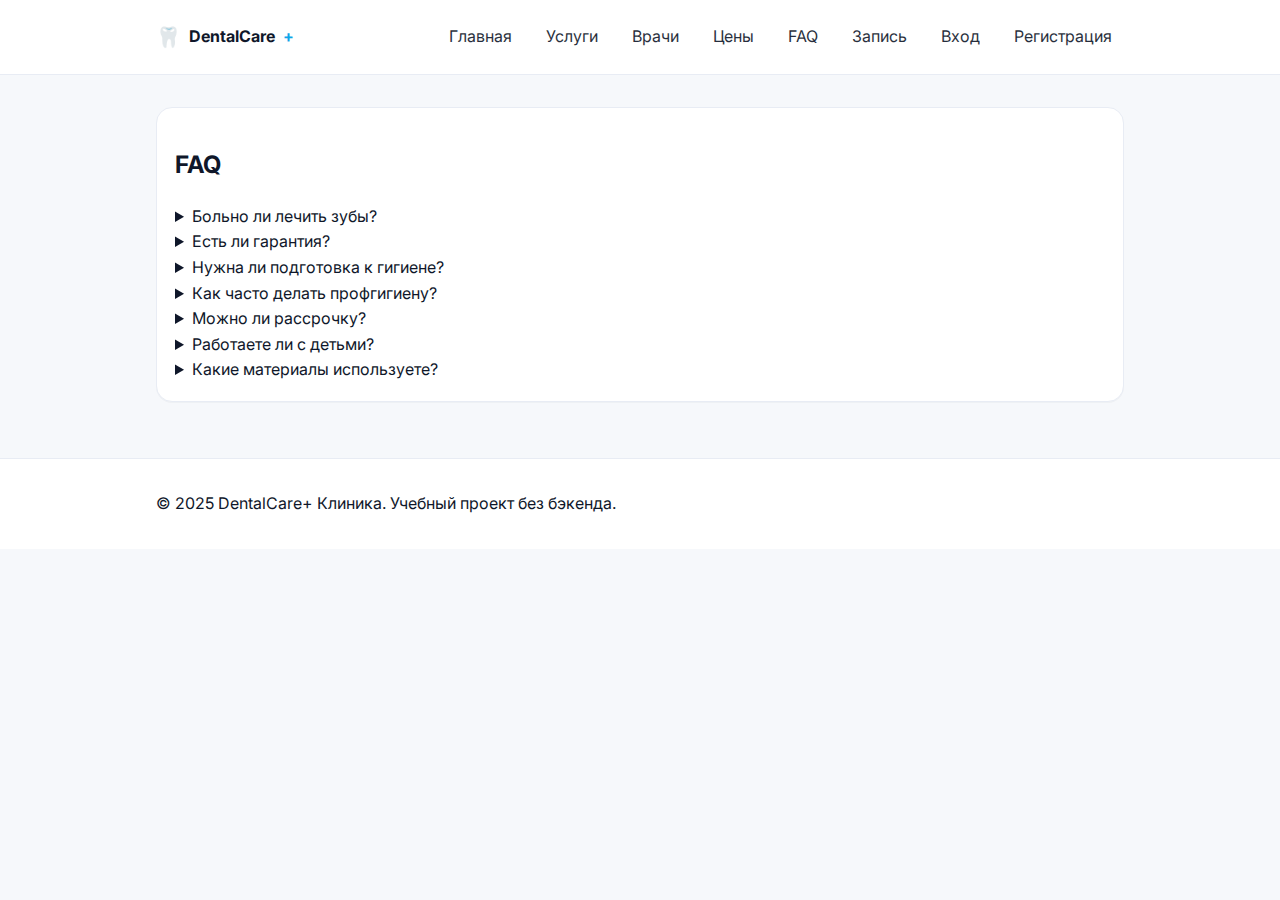
<file: faq.html>
<!DOCTYPE html>
<html lang="ru">
<head>
  <meta charset="UTF-8" />
  <meta name="viewport" content="width=device-width, initial-scale=1" />
  <title>DentalCare+ Клиника</title>
  <meta name="description" content="Стоматология: терапия, гигиена, имплантация, протезирование. Онлайн-запись." />
  <link rel="preconnect" href="https://fonts.gstatic.com" crossorigin>
  <link href="https://fonts.googleapis.com/css2?family=Inter:wght@400;600&display=swap" rel="stylesheet">
  <link rel="stylesheet" href="assets/style.css" />
</head>
<body>
  <header class="site-header">
    <div class="container header-row">
      <a class="logo" href="index.html"><span class="logo-mark">🦷</span> DentalCare<span class="plus">+</span></a>
      <nav>
        <ul class="nav">
            <li><a href="index.html">Главная</a></li>
            <li><a href="services.html">Услуги</a></li>
            <li><a href="doctors.html">Врачи</a></li>
            <li><a href="prices.html">Цены</a></li>
            <li><a href="faq.html">FAQ</a></li>
            <li><a href="appointment.html">Запись</a></li>
            <li><a href="login.html">Вход</a></li>
            <li><a href="register.html">Регистрация</a></li>
        </ul>
      </nav>
    </div>
  </header>
  <main class="container">

<section class="card">
  <h2>FAQ</h2>
  <details><summary>Больно ли лечить зубы?</summary><p>Используем современные анестетики и бережные техники.</p></details>
  <details><summary>Есть ли гарантия?</summary><p>Да, на основные виды работ предоставляется гарантия.</p></details>
  <details><summary>Нужна ли подготовка к гигиене?</summary><p>Специальная подготовка не требуется, достаточно обычной гигиены перед визитом.</p></details>
  <details><summary>Как часто делать профгигиену?</summary><p>Обычно 1–2 раза в год, индивидуально по показаниям.</p></details>
  <details><summary>Можно ли рассрочку?</summary><p>Да, по запросу у администратора.</p></details>
  <details><summary>Работаете ли с детьми?</summary><p>Да, у нас есть детские специалисты и методики адаптации.</p></details>
  <details><summary>Какие материалы используете?</summary><p>Сертифицированные материалы ведущих производителей, согласно клиническим рекомендациям.</p></details>
</section>

  </main>
  <footer class="site-footer">
    <div class="container footer-row">
      <p>&copy; 2025 DentalCare+ Клиника. Учебный проект без бэкенда.</p>
    </div>
  </footer>
  <script src="assets/main.js"></script>
</body>
</html>
</file>
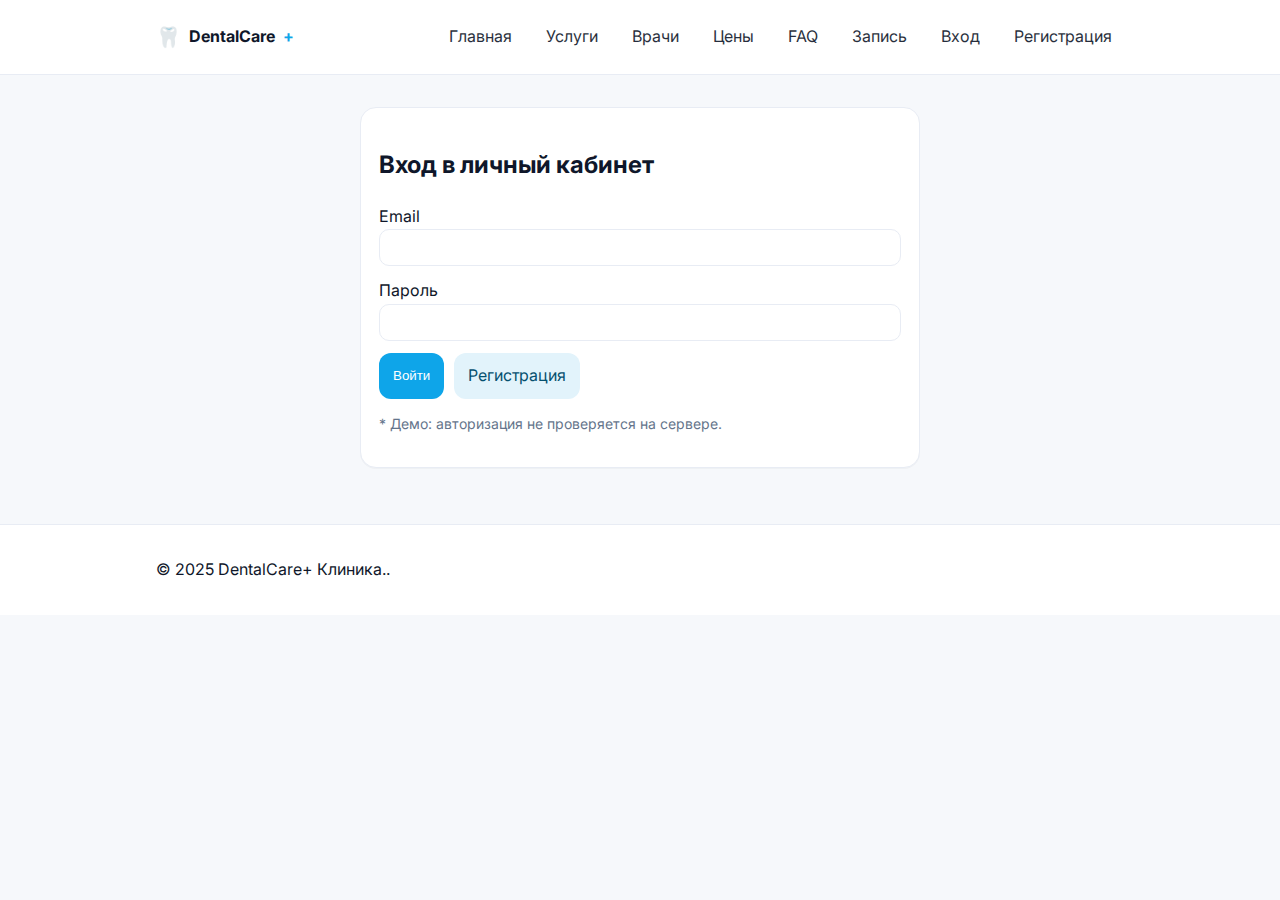
<file: login.html>
<!DOCTYPE html>
<html lang="ru">
<head>
  <meta charset="UTF-8" />
  <meta name="viewport" content="width=device-width, initial-scale=1" />
  <title>DentalCare+ Клиника</title>
  <meta name="description" content="Стоматология: терапия, гигиена, имплантация, протезирование. Онлайн-запись." />
  <link rel="preconnect" href="https://fonts.gstatic.com" crossorigin>
  <link href="https://fonts.googleapis.com/css2?family=Inter:wght@400;600&display=swap" rel="stylesheet">
  <link rel="stylesheet" href="assets/style.css" />
</head>
<body>
  <header class="site-header">
    <div class="container header-row">
      <a class="logo" href="index.html"><span class="logo-mark">🦷</span> DentalCare<span class="plus">+</span></a>
      <nav>
        <ul class="nav">
            <li><a href="index.html">Главная</a></li>
            <li><a href="services.html">Услуги</a></li>
            <li><a href="doctors.html">Врачи</a></li>
            <li><a href="prices.html">Цены</a></li>
            <li><a href="faq.html">FAQ</a></li>
            <li><a href="appointment.html">Запись</a></li>
            <li><a href="login.html">Вход</a></li>
            <li><a href="register.html">Регистрация</a></li>
        </ul>
      </nav>
    </div>
  </header>
  <main class="container">

<section class="card narrow">
  <h2>Вход в личный кабинет</h2>
  <form id="loginForm" class="form" action="thank-you.html" method="post" onsubmit="return handleLogin(event)">
    <label>Email
      <input type="email" name="email" required />
    </label>
    <label>Пароль
      <input type="password" name="password" minlength="6" required />
    </label>
    <div class="row">
      <button type="submit" class="btn">Войти</button>
      <a href="register.html" class="btn-secondary">Регистрация</a>
    </div>
    <p class="muted">* Демо: авторизация не проверяется на сервере.</p>
  </form>
</section>

  </main>
  <footer class="site-footer">
    <div class="container footer-row">
      <p>&copy; 2025 DentalCare+ Клиника..</p>
    </div>
  </footer>
  <script src="assets/main.js"></script>


<!-- Yandex.Metrika counter -->
<script type="text/javascript">
    (function(m,e,t,r,i,k,a){
        m[i]=m[i]||function(){(m[i].a=m[i].a||[]).push(arguments)};
        m[i].l=1*new Date();
        for (var j = 0; j < document.scripts.length; j++) {if (document.scripts[j].src === r) { return; }}
        k=e.createElement(t),a=e.getElementsByTagName(t)[0],k.async=1,k.src=r,a.parentNode.insertBefore(k,a)
    })(window, document,'script','https://mc.yandex.ru/metrika/tag.js?id=105550788', 'ym');

    ym(105550788, 'init', {ssr:true, webvisor:true, clickmap:true, ecommerce:"dataLayer", accurateTrackBounce:true, trackLinks:true});
</script>
<noscript><div><img src="https://mc.yandex.ru/watch/105550788" style="position:absolute; left:-9999px;" alt="" /></div></noscript>
<!-- /Yandex.Metrika counter -->



  
</body>
</html>
</file>
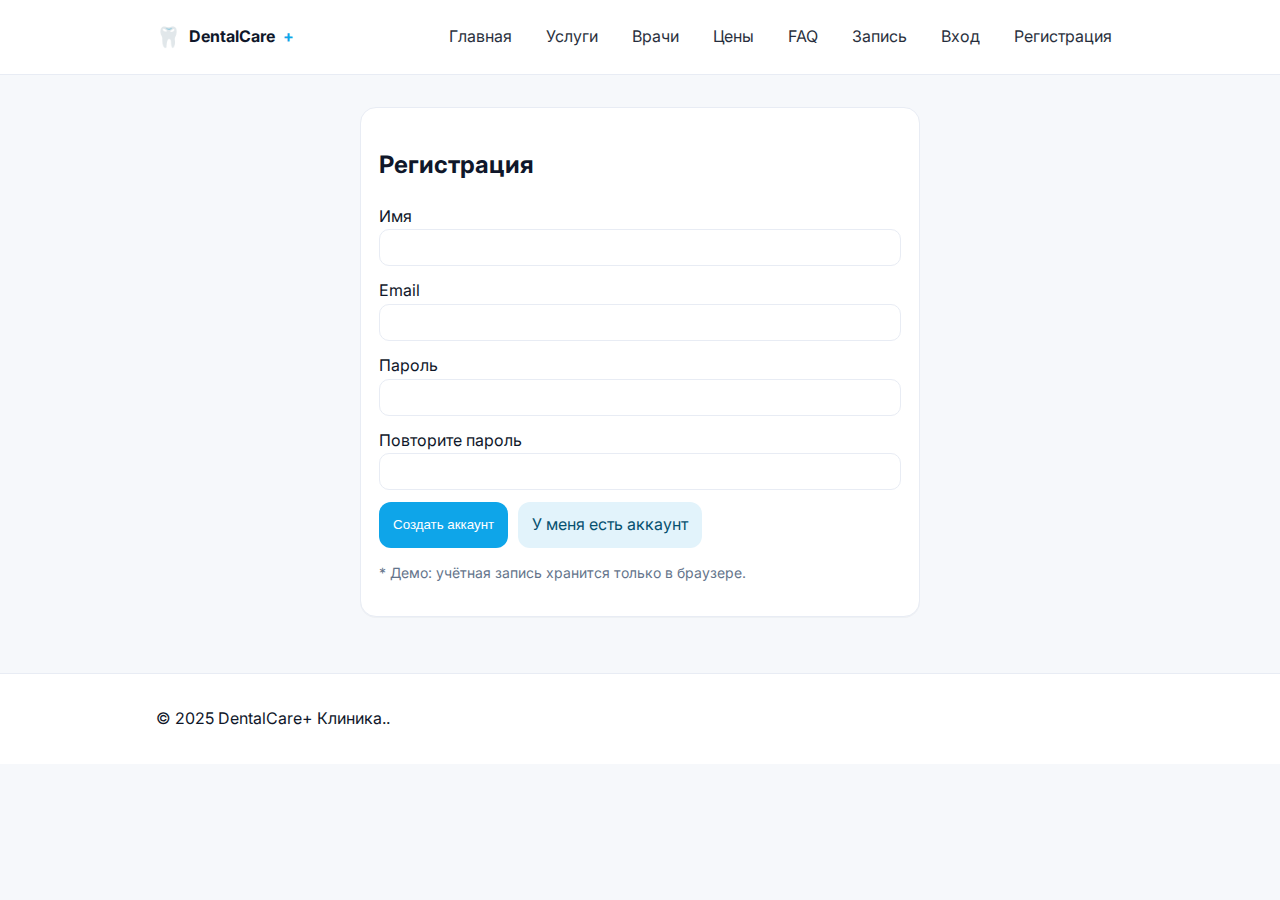
<file: register.html>
<!DOCTYPE html>
<html lang="ru">
<head>
  <meta charset="UTF-8" />
  <meta name="viewport" content="width=device-width, initial-scale=1" />
  <title>DentalCare+ Клиника</title>
  <meta name="description" content="Стоматология: терапия, гигиена, имплантация, протезирование. Онлайн-запись." />
  <link rel="preconnect" href="https://fonts.gstatic.com" crossorigin>
  <link href="https://fonts.googleapis.com/css2?family=Inter:wght@400;600&display=swap" rel="stylesheet">
  <link rel="stylesheet" href="assets/style.css" />
</head>
<body>
  <header class="site-header">
    <div class="container header-row">
      <a class="logo" href="index.html"><span class="logo-mark">🦷</span> DentalCare<span class="plus">+</span></a>
      <nav>
        <ul class="nav">
            <li><a href="index.html">Главная</a></li>
            <li><a href="services.html">Услуги</a></li>
            <li><a href="doctors.html">Врачи</a></li>
            <li><a href="prices.html">Цены</a></li>
            <li><a href="faq.html">FAQ</a></li>
            <li><a href="appointment.html">Запись</a></li>
            <li><a href="login.html">Вход</a></li>
            <li><a href="register.html">Регистрация</a></li>
        </ul>
      </nav>
    </div>
  </header>
  <main class="container">

<section class="card narrow">
  <h2>Регистрация</h2>
  <form id="registerForm" class="form" action="thank-you.html" method="post" onsubmit="return handleRegister(event)">
    <label>Имя
      <input type="text" name="name" required />
    </label>
    <label>Email
      <input type="email" name="email" required />
    </label>
    <label>Пароль
      <input type="password" name="password" minlength="6" required />
    </label>
    <label>Повторите пароль
      <input type="password" name="password2" minlength="6" required />
    </label>
    <div class="row">
      <button type="submit" class="btn">Создать аккаунт</button>
      <a href="login.html" class="btn-secondary">У меня есть аккаунт</a>
    </div>
    <p class="muted">* Демо: учётная запись хранится только в браузере.</p>
  </form>
</section>

  </main>
  <footer class="site-footer">
    <div class="container footer-row">
      <p>&copy; 2025 DentalCare+ Клиника..</p>
    </div>
  </footer>
  <script src="assets/main.js"></script>
</body>
</html>
</file>
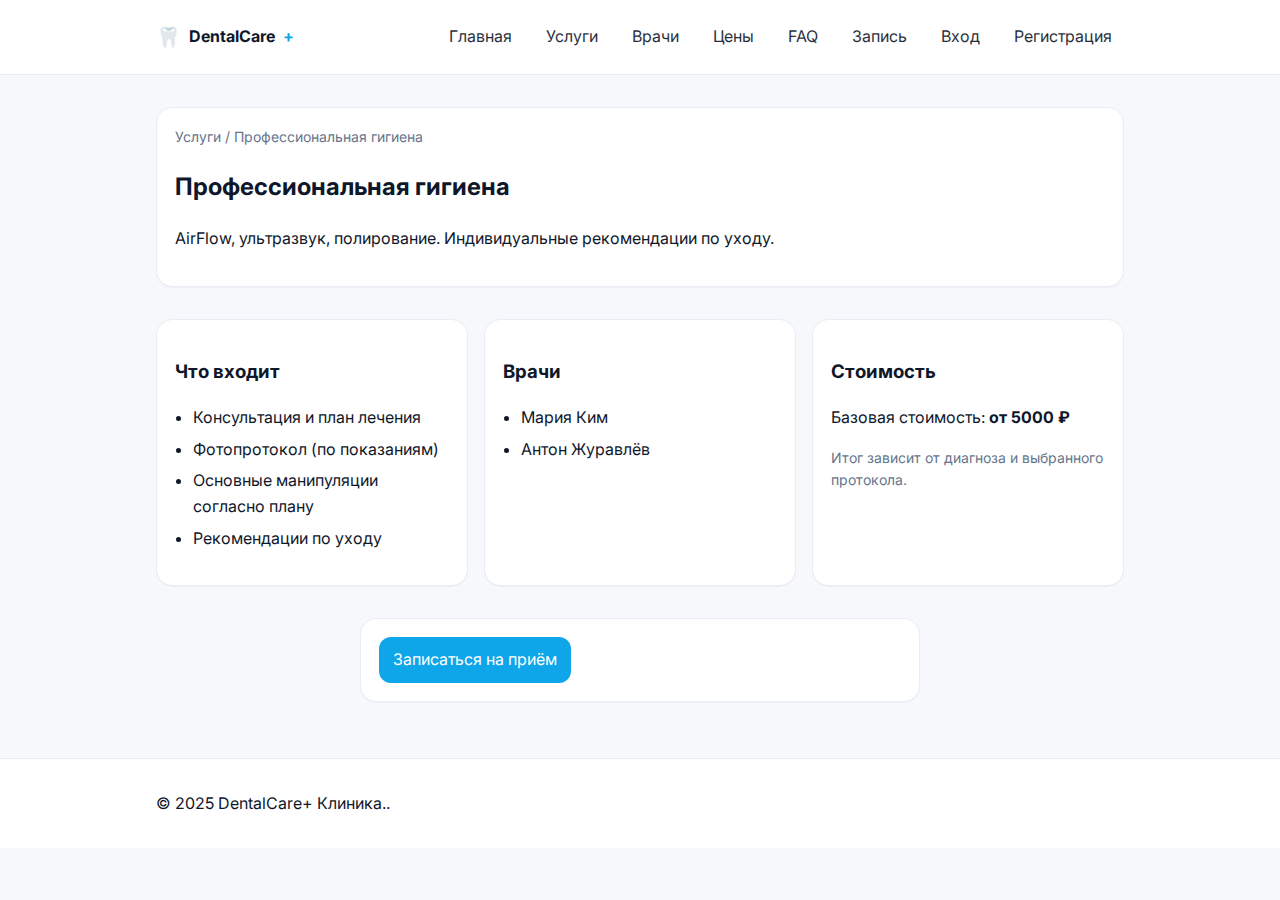
<file: service-hygiene.html>
<!DOCTYPE html>
<html lang="ru">
<head>
  <meta charset="UTF-8" />
  <meta name="viewport" content="width=device-width, initial-scale=1" />
  <title>DentalCare+ Клиника</title>
  <meta name="description" content="Стоматология: терапия, гигиена, имплантация, протезирование. Онлайн-запись." />
  <link rel="preconnect" href="https://fonts.gstatic.com" crossorigin>
  <link href="https://fonts.googleapis.com/css2?family=Inter:wght@400;600&display=swap" rel="stylesheet">
  <link rel="stylesheet" href="assets/style.css" />
</head>
<body>
  <header class="site-header">
    <div class="container header-row">
      <a class="logo" href="index.html"><span class="logo-mark">🦷</span> DentalCare<span class="plus">+</span></a>
      <nav>
        <ul class="nav">
            <li><a href="index.html">Главная</a></li>
            <li><a href="services.html">Услуги</a></li>
            <li><a href="doctors.html">Врачи</a></li>
            <li><a href="prices.html">Цены</a></li>
            <li><a href="faq.html">FAQ</a></li>
            <li><a href="appointment.html">Запись</a></li>
            <li><a href="login.html">Вход</a></li>
            <li><a href="register.html">Регистрация</a></li>
        </ul>
      </nav>
    </div>
  </header>
  <main class="container">

<section class="card">
  <nav class="breadcrumb"><a href="services.html">Услуги</a> / <span>Профессиональная гигиена</span></nav>
  <h2>Профессиональная гигиена</h2>
  <p>AirFlow, ультразвук, полирование. Индивидуальные рекомендации по уходу.</p>
</section>
<section class="grid-3">
  <div class="card">
    <h3>Что входит</h3>
    <ul class="check">
      <li>Консультация и план лечения</li>
      <li>Фотопротокол (по показаниям)</li>
      <li>Основные манипуляции согласно плану</li>
      <li>Рекомендации по уходу</li>
    </ul>
  </div>
  <div class="card">
    <h3>Врачи</h3>
    <ul class="check">
      <li>Мария Ким</li><li>Антон Журавлёв</li>
    </ul>
  </div>
  <div class="card">
    <h3>Стоимость</h3>
    <p>Базовая стоимость: <strong>от 5000 ₽</strong></p>
    <p class="muted">Итог зависит от диагноза и выбранного протокола.</p>
  </div>
</section>
<section class="card narrow">
  <a class="btn" href="appointment.html">Записаться на приём</a>
</section>

  </main>
  <footer class="site-footer">
    <div class="container footer-row">
      <p>&copy; 2025 DentalCare+ Клиника..</p>
    </div>
  </footer>
  <script src="assets/main.js"></script>
</body>
</html>
</file>
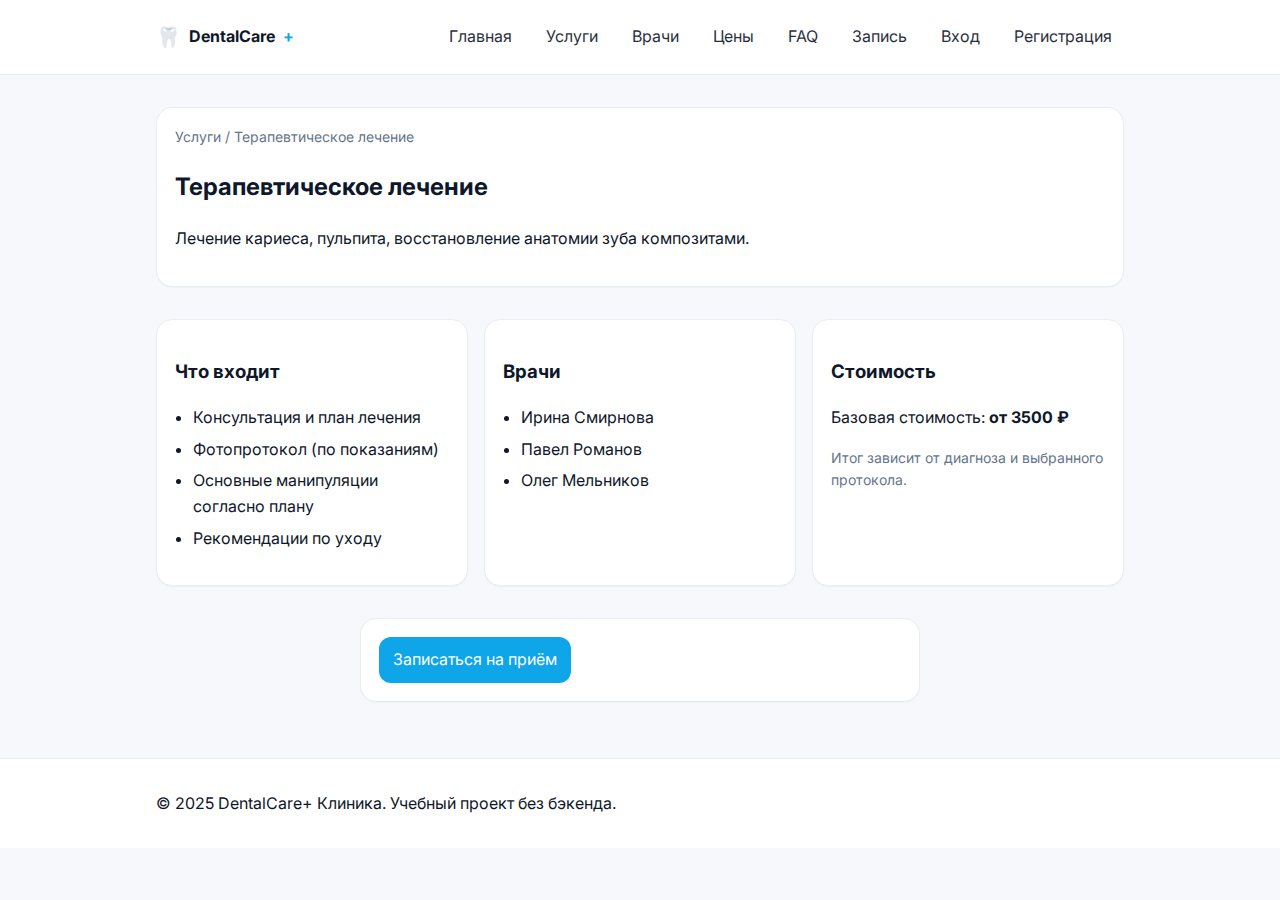
<file: service-therapy.html>
<!DOCTYPE html>
<html lang="ru">
<head>
  <meta charset="UTF-8" />
  <meta name="viewport" content="width=device-width, initial-scale=1" />
  <title>DentalCare+ Клиника</title>
  <meta name="description" content="Стоматология: терапия, гигиена, имплантация, протезирование. Онлайн-запись." />
  <link rel="preconnect" href="https://fonts.gstatic.com" crossorigin>
  <link href="https://fonts.googleapis.com/css2?family=Inter:wght@400;600&display=swap" rel="stylesheet">
  <link rel="stylesheet" href="assets/style.css" />
</head>
<body>
  <header class="site-header">
    <div class="container header-row">
      <a class="logo" href="index.html"><span class="logo-mark">🦷</span> DentalCare<span class="plus">+</span></a>
      <nav>
        <ul class="nav">
            <li><a href="index.html">Главная</a></li>
            <li><a href="services.html">Услуги</a></li>
            <li><a href="doctors.html">Врачи</a></li>
            <li><a href="prices.html">Цены</a></li>
            <li><a href="faq.html">FAQ</a></li>
            <li><a href="appointment.html">Запись</a></li>
            <li><a href="login.html">Вход</a></li>
            <li><a href="register.html">Регистрация</a></li>
        </ul>
      </nav>
    </div>
  </header>
  <main class="container">

<section class="card">
  <nav class="breadcrumb"><a href="services.html">Услуги</a> / <span>Терапевтическое лечение</span></nav>
  <h2>Терапевтическое лечение</h2>
  <p>Лечение кариеса, пульпита, восстановление анатомии зуба композитами.</p>
</section>
<section class="grid-3">
  <div class="card">
    <h3>Что входит</h3>
    <ul class="check">
      <li>Консультация и план лечения</li>
      <li>Фотопротокол (по показаниям)</li>
      <li>Основные манипуляции согласно плану</li>
      <li>Рекомендации по уходу</li>
    </ul>
  </div>
  <div class="card">
    <h3>Врачи</h3>
    <ul class="check">
      <li>Ирина Смирнова</li><li>Павел Романов</li><li>Олег Мельников</li>
    </ul>
  </div>
  <div class="card">
    <h3>Стоимость</h3>
    <p>Базовая стоимость: <strong>от 3500 ₽</strong></p>
    <p class="muted">Итог зависит от диагноза и выбранного протокола.</p>
  </div>
</section>
<section class="card narrow">
  <a class="btn" href="appointment.html">Записаться на приём</a>
</section>

  </main>
  <footer class="site-footer">
    <div class="container footer-row">
      <p>&copy; 2025 DentalCare+ Клиника. Учебный проект без бэкенда.</p>
    </div>
  </footer>
  <script src="assets/main.js"></script>
</body>
</html>
</file>
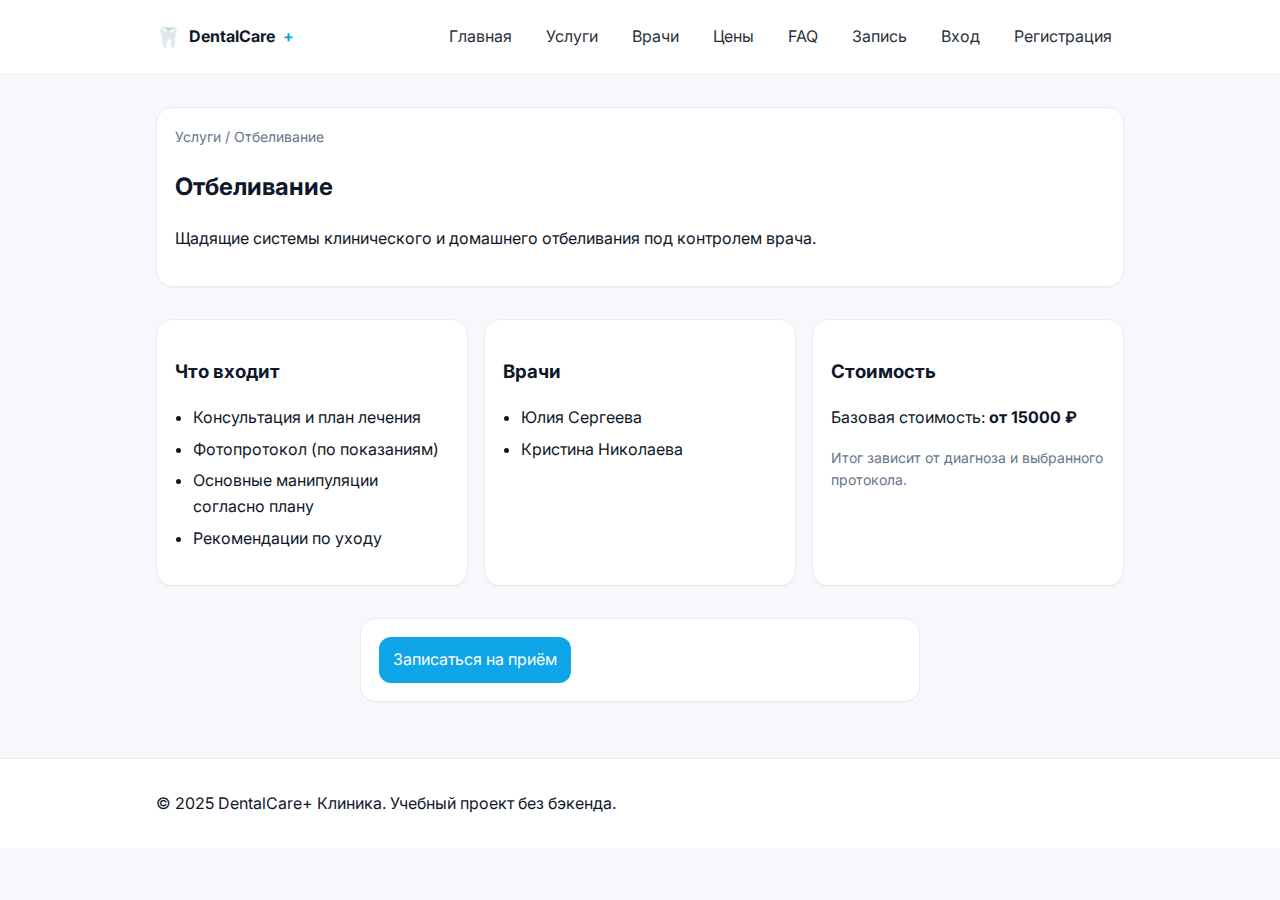
<file: service-whitening.html>
<!DOCTYPE html>
<html lang="ru">
<head>
  <meta charset="UTF-8" />
  <meta name="viewport" content="width=device-width, initial-scale=1" />
  <title>DentalCare+ Клиника</title>
  <meta name="description" content="Стоматология: терапия, гигиена, имплантация, протезирование. Онлайн-запись." />
  <link rel="preconnect" href="https://fonts.gstatic.com" crossorigin>
  <link href="https://fonts.googleapis.com/css2?family=Inter:wght@400;600&display=swap" rel="stylesheet">
  <link rel="stylesheet" href="assets/style.css" />
</head>
<body>
  <header class="site-header">
    <div class="container header-row">
      <a class="logo" href="index.html"><span class="logo-mark">🦷</span> DentalCare<span class="plus">+</span></a>
      <nav>
        <ul class="nav">
            <li><a href="index.html">Главная</a></li>
            <li><a href="services.html">Услуги</a></li>
            <li><a href="doctors.html">Врачи</a></li>
            <li><a href="prices.html">Цены</a></li>
            <li><a href="faq.html">FAQ</a></li>
            <li><a href="appointment.html">Запись</a></li>
            <li><a href="login.html">Вход</a></li>
            <li><a href="register.html">Регистрация</a></li>
        </ul>
      </nav>
    </div>
  </header>
  <main class="container">

<section class="card">
  <nav class="breadcrumb"><a href="services.html">Услуги</a> / <span>Отбеливание</span></nav>
  <h2>Отбеливание</h2>
  <p>Щадящие системы клинического и домашнего отбеливания под контролем врача.</p>
</section>
<section class="grid-3">
  <div class="card">
    <h3>Что входит</h3>
    <ul class="check">
      <li>Консультация и план лечения</li>
      <li>Фотопротокол (по показаниям)</li>
      <li>Основные манипуляции согласно плану</li>
      <li>Рекомендации по уходу</li>
    </ul>
  </div>
  <div class="card">
    <h3>Врачи</h3>
    <ul class="check">
      <li>Юлия Сергеева</li><li>Кристина Николаева</li>
    </ul>
  </div>
  <div class="card">
    <h3>Стоимость</h3>
    <p>Базовая стоимость: <strong>от 15000 ₽</strong></p>
    <p class="muted">Итог зависит от диагноза и выбранного протокола.</p>
  </div>
</section>
<section class="card narrow">
  <a class="btn" href="appointment.html">Записаться на приём</a>
</section>

  </main>
  <footer class="site-footer">
    <div class="container footer-row">
      <p>&copy; 2025 DentalCare+ Клиника. Учебный проект без бэкенда.</p>
    </div>
  </footer>
  <script src="assets/main.js"></script>
</body>
</html>
</file>
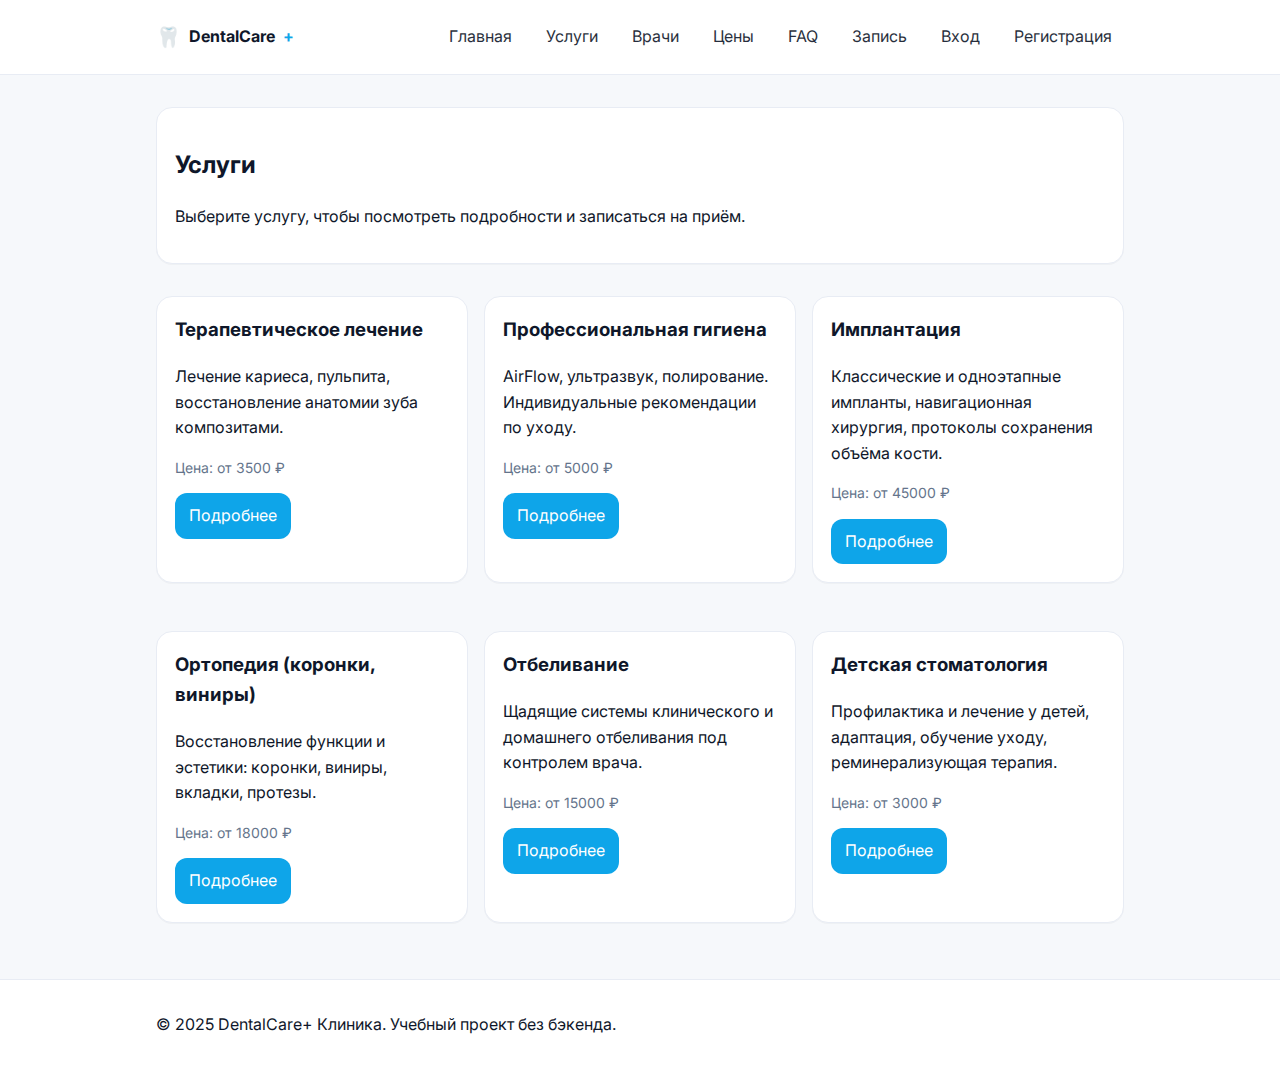
<file: services.html>
<!DOCTYPE html>
<html lang="ru">
<head>
  <meta charset="UTF-8" />
  <meta name="viewport" content="width=device-width, initial-scale=1" />
  <title>DentalCare+ Клиника</title>
  <meta name="description" content="Стоматология: терапия, гигиена, имплантация, протезирование. Онлайн-запись." />
  <link rel="preconnect" href="https://fonts.gstatic.com" crossorigin>
  <link href="https://fonts.googleapis.com/css2?family=Inter:wght@400;600&display=swap" rel="stylesheet">
  <link rel="stylesheet" href="assets/style.css" />
</head>
<body>
  <header class="site-header">
    <div class="container header-row">
      <a class="logo" href="index.html"><span class="logo-mark">🦷</span> DentalCare<span class="plus">+</span></a>
      <nav>
        <ul class="nav">
            <li><a href="index.html">Главная</a></li>
            <li><a href="services.html">Услуги</a></li>
            <li><a href="doctors.html">Врачи</a></li>
            <li><a href="prices.html">Цены</a></li>
            <li><a href="faq.html">FAQ</a></li>
            <li><a href="appointment.html">Запись</a></li>
            <li><a href="login.html">Вход</a></li>
            <li><a href="register.html">Регистрация</a></li>
        </ul>
      </nav>
    </div>
  </header>
  <main class="container">

<section class="card">
  <h2>Услуги</h2>
  <p>Выберите услугу, чтобы посмотреть подробности и записаться на приём.</p>
</section>
<section class='grid-3'>
    <article class="service-card card">
      <h3>Терапевтическое лечение</h3>
      <p>Лечение кариеса, пульпита, восстановление анатомии зуба композитами.</p>
      <p class="muted">Цена: от 3500 ₽</p>
      <a class="btn" href="service-therapy.html">Подробнее</a>
    </article>
    

    <article class="service-card card">
      <h3>Профессиональная гигиена</h3>
      <p>AirFlow, ультразвук, полирование. Индивидуальные рекомендации по уходу.</p>
      <p class="muted">Цена: от 5000 ₽</p>
      <a class="btn" href="service-hygiene.html">Подробнее</a>
    </article>
    

    <article class="service-card card">
      <h3>Имплантация</h3>
      <p>Классические и одноэтапные импланты, навигационная хирургия, протоколы сохранения объёма кости.</p>
      <p class="muted">Цена: от 45000 ₽</p>
      <a class="btn" href="service-implant.html">Подробнее</a>
    </article>
    

    <article class="service-card card">
      <h3>Ортопедия (коронки, виниры)</h3>
      <p>Восстановление функции и эстетики: коронки, виниры, вкладки, протезы.</p>
      <p class="muted">Цена: от 18000 ₽</p>
      <a class="btn" href="service-prosthetics.html">Подробнее</a>
    </article>
    

    <article class="service-card card">
      <h3>Отбеливание</h3>
      <p>Щадящие системы клинического и домашнего отбеливания под контролем врача.</p>
      <p class="muted">Цена: от 15000 ₽</p>
      <a class="btn" href="service-whitening.html">Подробнее</a>
    </article>
    

    <article class="service-card card">
      <h3>Детская стоматология</h3>
      <p>Профилактика и лечение у детей, адаптация, обучение уходу, реминерализующая терапия.</p>
      <p class="muted">Цена: от 3000 ₽</p>
      <a class="btn" href="service-kids.html">Подробнее</a>
    </article>
    
</section>

  </main>
  <footer class="site-footer">
    <div class="container footer-row">
      <p>&copy; 2025 DentalCare+ Клиника. Учебный проект без бэкенда.</p>
    </div>
  </footer>
  <script src="assets/main.js"></script>
</body>
</html>
</file>
<file: assets/style.css>
:root{
  --bg:#f6f8fb;
  --card:#ffffff;
  --border:#e8ecf4;
  --text:#0f172a;
  --muted:#64748b;
  --accent:#0ea5e9;
  --accent-2:#14b8a6;
}
*{box-sizing:border-box}
html,body{margin:0;padding:0}
body{font-family:'Inter',system-ui,-apple-system,Segoe UI,Roboto,Arial,sans-serif;background:var(--bg);color:var(--text);line-height:1.6}
.container{max-width:1000px;margin:0 auto;padding:16px}
.header-row,.footer-row{display:flex;align-items:center;justify-content:space-between;gap:12px}
.site-header{position:sticky;top:0;background:#fff;border-bottom:1px solid var(--border);z-index:10}
.logo{font-weight:700;text-decoration:none;color:var(--text);display:flex;align-items:center;gap:8px}
.logo .logo-mark{font-size:20px}
.logo .plus{color:var(--accent)}
.nav{list-style:none;margin:0;padding:0;display:flex;gap:10px;flex-wrap:wrap}
.nav a{display:block;padding:8px 12px;border-radius:10px;text-decoration:none;color:var(--text);opacity:.9}
.nav a:hover{background:var(--bg);opacity:1}
.card{background:var(--card);border:1px solid var(--border);border-radius:16px;padding:18px;margin:16px 0;box-shadow:0 1px 0 rgba(15,23,42,.03)}
.narrow{max-width:560px;margin-left:auto;margin-right:auto}
.hero{display:grid;grid-template-columns:1.2fr .8fr;gap:16px;align-items:center}
.hero-text h1{margin:0 0 8px 0}
.hero-cta{display:flex;gap:10px;margin-top:10px;flex-wrap:wrap}
.hero-badge{display:flex;gap:8px;flex-wrap:wrap;justify-content:flex-end}
.badge{background:#eef6ff;border:1px solid #d7eaff;color:#0b4a6f;border-radius:999px;padding:6px 10px;font-size:12px}
.grid-3{display:grid;grid-template-columns:repeat(3,1fr);gap:16px}
.doc .avatar{width:64px;height:64px;border-radius:50%;background:linear-gradient(135deg,#dbeafe,#ccfbf1);margin-bottom:8px;border:1px solid var(--border)}
.check{padding-left:18px}
.check li{margin:6px 0}
.prices{width:100%;border-collapse:collapse}
.prices th,.prices td{border:1px solid var(--border);padding:10px}
.form label{display:block;margin-bottom:12px}
.form input,.form textarea{width:100%;padding:10px;border:1px solid var(--border);border-radius:10px;background:#fff}
.row{display:flex;gap:10px;flex-wrap:wrap}
.btn{background:var(--accent);color:#fff;padding:10px 14px;border:none;border-radius:12px;text-decoration:none;display:inline-block;cursor:pointer}
.btn:hover{filter:brightness(1.05)}
.btn-secondary{background:#e2f3fb;color:#05506f;border-radius:12px;padding:10px 14px;text-decoration:none;display:inline-block}
.btn-outline{border:1px solid var(--border);padding:8px 12px;border-radius:10px;text-decoration:none;color:var(--text);background:#fff}
.btn-outline.small{font-size:14px;padding:6px 10px}
.site-footer{border-top:1px solid var(--border);margin-top:24px;background:#fff}
.muted{color:var(--muted);font-size:14px}
.service-card h3{margin-top:0}
.breadcrumb{font-size:14px;margin-bottom:6px;color:var(--muted)}
.breadcrumb a{color:var(--muted);text-decoration:none}
.breadcrumb a:hover{text-decoration:underline}
@media (max-width:820px){
  .grid-3{grid-template-columns:1fr}
  .hero{grid-template-columns:1fr}
}
</file>
